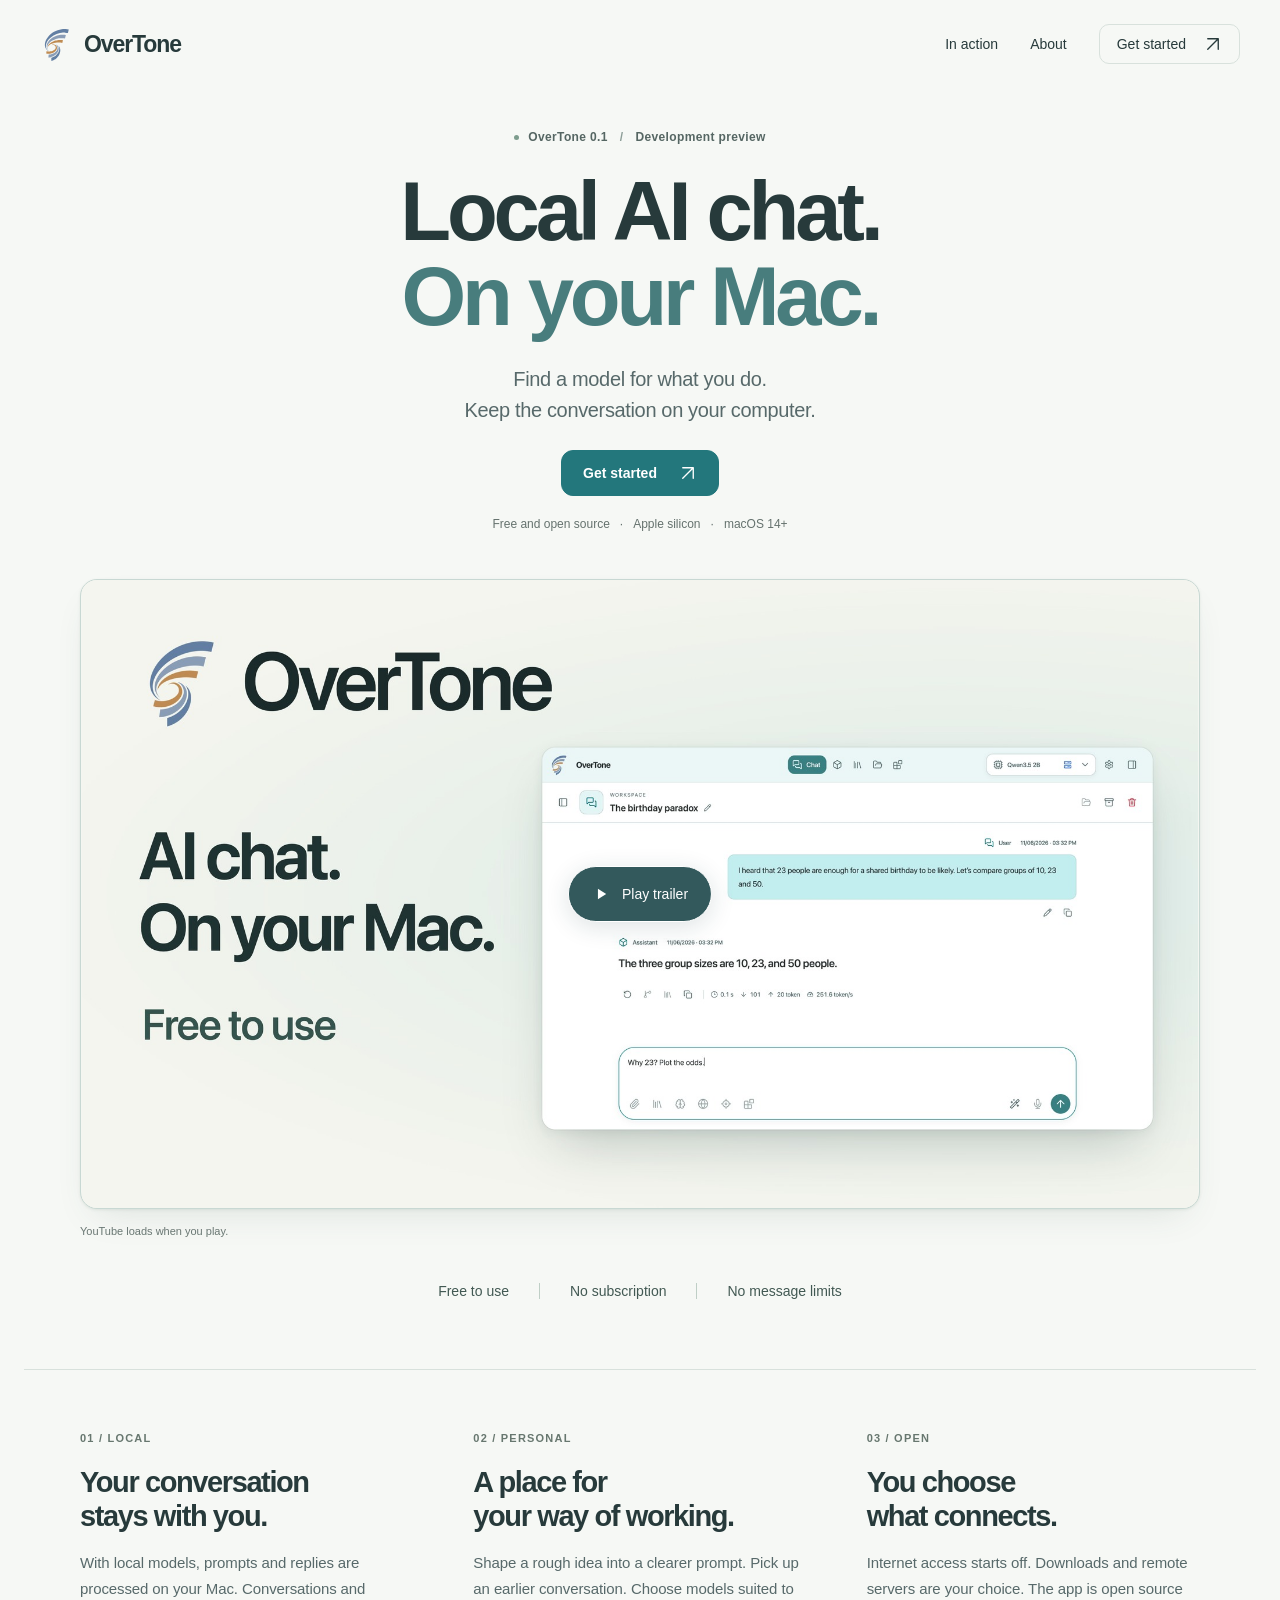
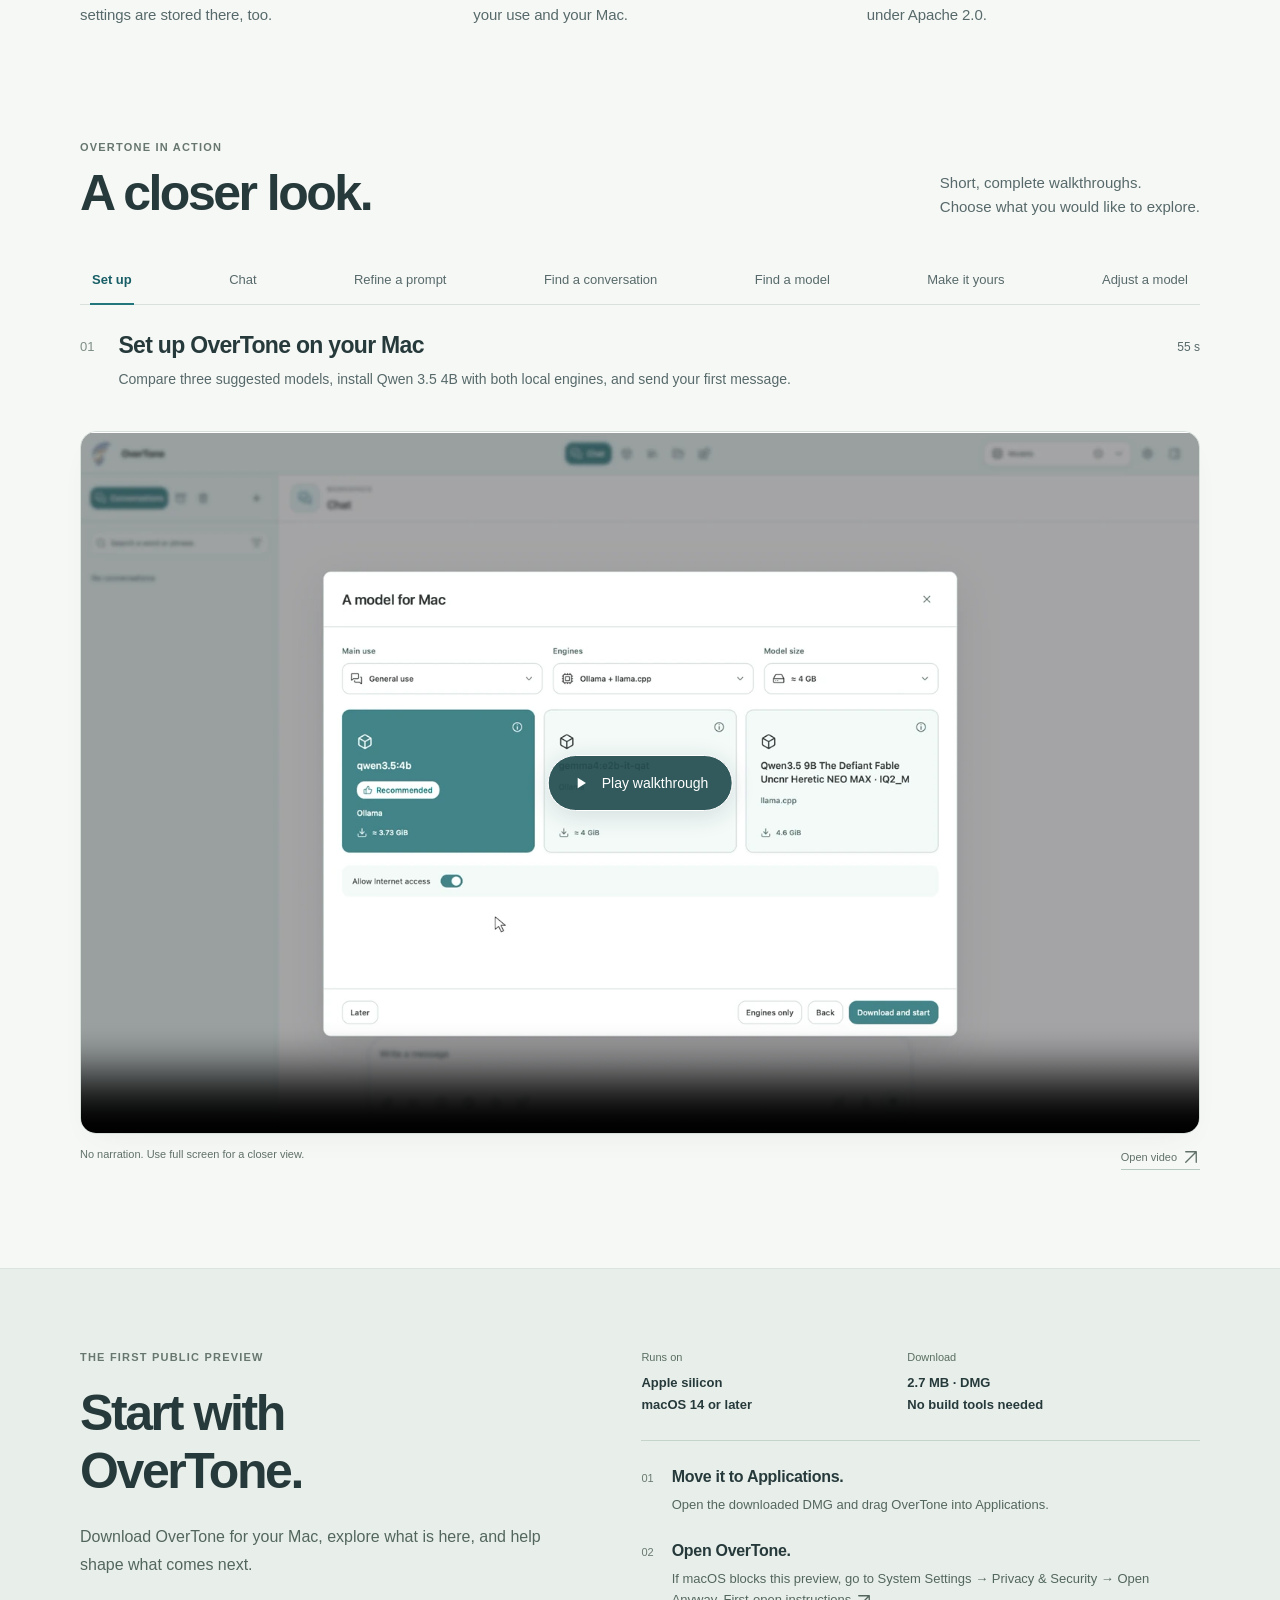
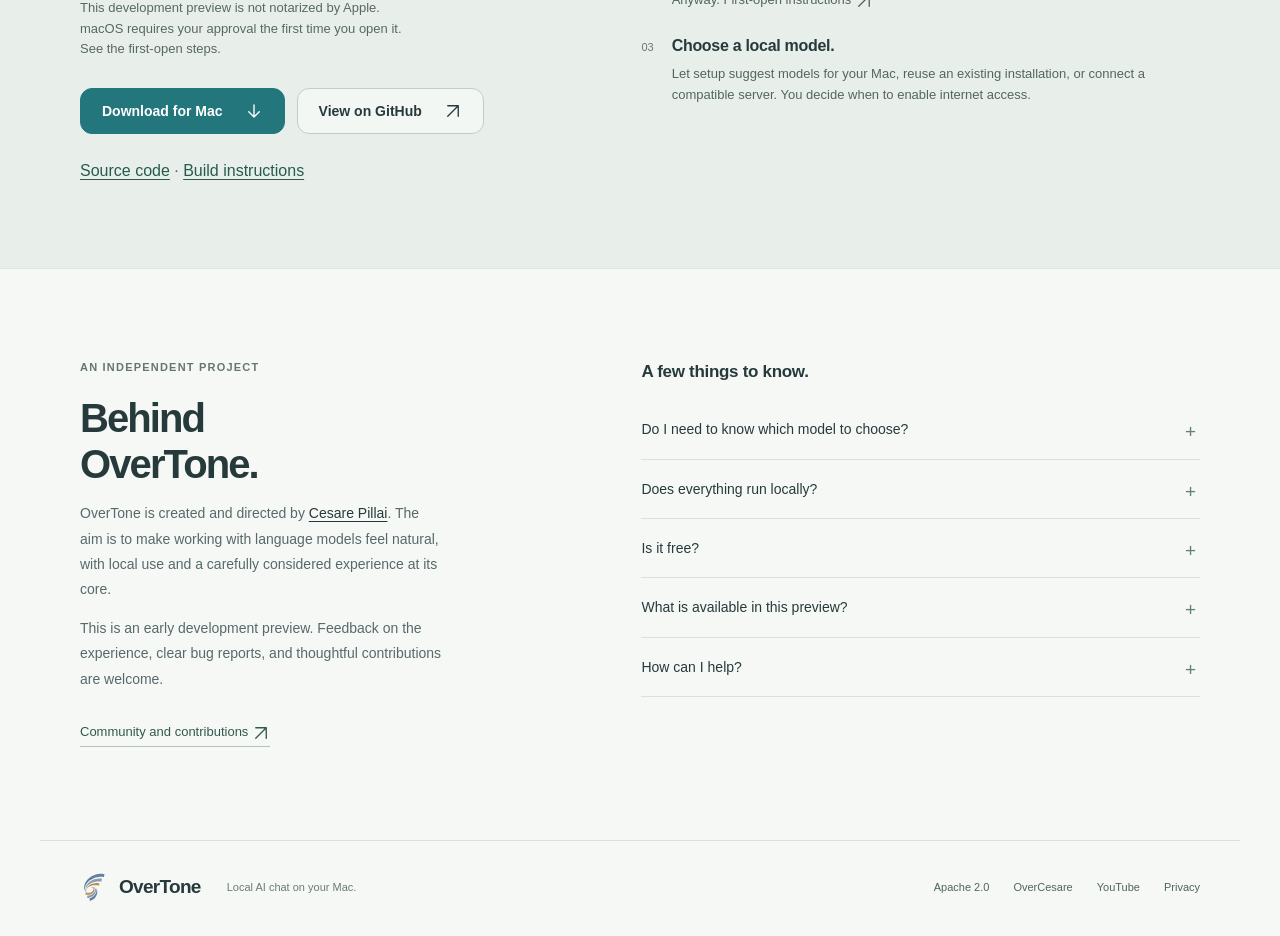
<file: index.html>
<!doctype html>
<html lang="en">
<head>
<meta charset="utf-8">
<meta name="viewport" content="width=device-width, initial-scale=1">
<meta name="google-site-verification" content="OYOZbvgeoT16l_BXClzUa8bJ2wYM3pcFLddfwd0fTs8" />
<meta name="theme-color" content="#f6f8f5">
<title>OverTone — Local AI chat on your Mac</title>
<meta name="description" content="A free, open-source app for local AI chat on your Mac. Find a model for what you do, refine your prompt, and keep your conversations on your computer.">
<meta property="og:type" content="website">
<meta property="og:title" content="OverTone — Local AI chat on your Mac">
<meta property="og:description" content="Your models. Your conversations. Your Mac. Explore the OverTone 0.1 development preview.">
<meta property="og:image" content="https://overcesare.github.io/OverTone/assets/images/social.jpg">
<meta property="og:url" content="https://overcesare.github.io/OverTone/">
<meta property="og:image:width" content="1280">
<meta property="og:image:height" content="640">
<link rel="canonical" href="https://overcesare.github.io/OverTone/">
<meta name="twitter:card" content="summary_large_image">
<link rel="icon" href="assets/mark.svg" type="image/svg+xml">
<link rel="stylesheet" href="styles.css?v=d8f606da2d49">
<script src="site-config.js?v=8b76199b1bf3" defer></script>
<script src="clips.js?v=3275ac6f044f" defer></script>
<script src="site.js?v=fd850d2e5f58" defer></script>
</head>
<body>
<a class="skip" href="#main">Skip to content</a>
<header class="site-header">
  <a class="brand" href="./" aria-label="OverTone home"><img src="assets/mark.svg" width="34" height="34" alt=""><span>OverTone</span></a>
  <nav aria-label="Main navigation">
    <a class="nav-tour" href="#in-action">In action</a>
    <a class="nav-about" href="#about">About</a>
    <a class="nav-start" href="#get-started">Get started <svg class="ui-icon" viewBox="0 0 24 24" aria-hidden="true" focusable="false"><path d="M5 19 19 5M5 5h14v14"/></svg></a>
  </nav>
</header>
<main id="main">
<section class="hero" aria-labelledby="hero-title">
  <div class="hero-copy">
    <p class="eyebrow"><span class="status-dot" aria-hidden="true"></span>OverTone 0.1 <span class="eyebrow-separator">/</span> Development preview</p>
    <h1 id="hero-title">Local AI chat.<br><span>On your Mac.</span></h1>
    <p class="hero-description">Find a model for what you do.<br>Keep the conversation on your computer.</p>
    <div class="hero-actions">
      <a class="button primary" href="#get-started">Get started <svg class="ui-icon" viewBox="0 0 24 24" aria-hidden="true" focusable="false"><path d="M5 19 19 5M5 5h14v14"/></svg></a>
    </div>
    <p class="compatibility">Free and open source <span aria-hidden="true">·</span> Apple silicon <span aria-hidden="true">·</span> macOS 14+</p>
  </div>
  <figure class="hero-figure" id="trailer">
    <div class="app-frame trailer-frame">
      <button class="trailer-cover" id="trailer-cover" type="button" data-video-id="piu7MGdL5Z4" aria-label="Play the OverTone trailer on this page" disabled>
        <img src="assets/images/trailer.jpg" width="1920" height="1080" fetchpriority="high" alt="OverTone — local AI chat on your Mac.">
        <span class="media-play"><svg class="ui-icon ui-icon-fill" viewBox="0 0 24 24" aria-hidden="true" focusable="false"><path d="m8 5 11 7-11 7Z"/></svg><span>Play trailer</span></span>
      </button>
    </div>
    <figcaption class="trailer-caption"><span>YouTube loads when you play.</span><noscript>JavaScript is off. <a href="https://www.youtube.com/watch?v=piu7MGdL5Z4" target="_blank" rel="noopener">Watch on YouTube</a>.</noscript></figcaption>
  </figure>
  <p class="freedom"><span>Free to use</span><span>No subscription</span><span>No message limits</span></p>
</section>

<section class="principles section-width" aria-label="Local by choice">
  <div><p class="section-label">01 / Local</p><h2>Your conversation<br>stays with you.</h2><p>With local models, prompts and replies are processed on your Mac. Conversations and settings are stored there, too.</p></div>
  <div><p class="section-label">02 / Personal</p><h2>A place for<br>your way of working.</h2><p>Shape a rough idea into a clearer prompt. Pick up an earlier conversation. Choose models suited to your use and your Mac.</p></div>
  <div><p class="section-label">03 / Open</p><h2>You choose<br>what connects.</h2><p>Internet access starts off. Downloads and remote servers are your choice. The app is open source under Apache 2.0.</p></div>
</section>

<section id="in-action" class="tour section-width" aria-labelledby="tour-heading">
  <div class="section-heading"><div><p class="section-label">OverTone in action</p><h2 id="tour-heading">A closer look.</h2></div><p>Short, complete walkthroughs.<br> Choose what you would like to explore.</p></div>
  <div class="tabs" role="tablist" aria-label="Product walkthroughs">
    <button role="tab" type="button" id="tab-01" aria-controls="clip-panel" aria-selected="true" data-clip="01">Set up</button>
    <button role="tab" type="button" id="tab-02" aria-controls="clip-panel" aria-selected="false" tabindex="-1" data-clip="02">Chat</button>
    <button role="tab" type="button" id="tab-03" aria-controls="clip-panel" aria-selected="false" tabindex="-1" data-clip="03">Refine a prompt</button>
    <button role="tab" type="button" id="tab-04" aria-controls="clip-panel" aria-selected="false" tabindex="-1" data-clip="04">Find a conversation</button>
    <button role="tab" type="button" id="tab-06" aria-controls="clip-panel" aria-selected="false" tabindex="-1" data-clip="06">Find a model</button>
    <button role="tab" type="button" id="tab-07" aria-controls="clip-panel" aria-selected="false" tabindex="-1" data-clip="07">Make it yours</button>
    <button role="tab" type="button" id="tab-05" aria-controls="clip-panel" aria-selected="false" tabindex="-1" data-clip="05">Adjust a model</button>
  </div>
  <div class="mobile-clip-selector"><label for="clip-select">Explore a walkthrough</label><div class="clip-select-control"><select id="clip-select">
    <option value="01">Set up OverTone</option><option value="02">Start a conversation</option><option value="03">Refine a prompt</option><option value="04">Find a conversation</option><option value="06">Find a model</option><option value="07">Make it yours</option><option value="05">Adjust a model</option>
  </select><svg class="ui-icon" viewBox="0 0 24 24" aria-hidden="true" focusable="false"><path d="m6 9 6 6 6-6"/></svg></div></div>
  <div id="clip-panel" class="clip-panel" role="tabpanel" aria-labelledby="tab-01" tabindex="0">
    <div class="clip-copy"><span class="clip-number" id="clip-number" aria-hidden="true">01</span><div><h3 id="clip-title">Set up OverTone on your Mac</h3><p id="clip-description">Compare three suggested models, install Qwen 3.5 4B with both local engines, and send your first message.</p></div><span class="clip-length" id="clip-duration">55 s</span></div>
    <div class="clip-stage">
      <video id="clip-video" controls playsinline preload="none" loading="lazy" poster="assets/images/clip-01.webp" width="3456" height="2168" aria-label="Set up OverTone on your Mac" aria-describedby="clip-description">
        <source src="assets/media/clip-01.mp4" type="video/mp4">
        Your browser does not support embedded video. <a href="assets/media/clip-01.mp4">Open this walkthrough</a>.
      </video>
      <button id="clip-play" class="media-play" type="button" aria-label="Play Set up OverTone on your Mac"><svg class="ui-icon ui-icon-fill" viewBox="0 0 24 24" aria-hidden="true" focusable="false"><path d="m8 5 11 7-11 7Z"/></svg><span>Play walkthrough</span></button>
    </div>
    <div class="clip-note"><span>No narration. Use full screen for a closer view.</span><a id="clip-file" href="assets/media/clip-01.mp4">Open video <svg class="ui-icon" viewBox="0 0 24 24" aria-hidden="true" focusable="false"><path d="M5 19 19 5M5 5h14v14"/></svg></a></div>
  </div>
  <noscript><p>All walkthroughs: <a href="assets/media/clip-02.mp4">Chat</a> · <a href="assets/media/clip-03.mp4">Refine a prompt</a> · <a href="assets/media/clip-04.mp4">Find a conversation</a> · <a href="assets/media/clip-06.mp4">Find a model</a> · <a href="assets/media/clip-07.mp4">Make it yours</a> · <a href="assets/media/clip-05.mp4">Adjust a model</a>.</p></noscript>
</section>

<section class="start-section" id="get-started" aria-labelledby="start-heading">
  <div class="section-width start-grid">
    <div class="start-intro"><p class="section-label">The first public preview</p><h2 id="start-heading">Start with<br>OverTone.</h2><p>Download OverTone for your Mac, explore what is here, and help shape what comes next.</p><p class="source-note">This development preview is not notarized by Apple. macOS requires your approval the first time you open it. <a href="getting-started.html#first-open">See the first-open steps.</a></p><div class="start-actions"><a class="button primary" href="assets/downloads/OverTone-0.1.0-macos-arm64-preview.dmg" download>Download for Mac <svg class="ui-icon" viewBox="0 0 24 24" aria-hidden="true" focusable="false"><path d="M12 4v16M5 13l7 7 7-7"/></svg></a><a class="button secondary repo-link" hidden href="#get-started">View on GitHub <svg class="ui-icon" viewBox="0 0 24 24" aria-hidden="true" focusable="false"><path d="M5 19 19 5M5 5h14v14"/></svg></a></div><p class="build-detail"><a href="assets/downloads/OverTone-source-preview.zip" download>Source code</a> · <a href="getting-started.html#build">Build instructions</a></p></div>
    <div class="start-instructions">
      <div class="requirements"><div><span>Runs on</span><strong>Apple silicon<br>macOS 14 or later</strong></div><div><span>Download</span><strong>2.7 MB · DMG<br>No build tools needed</strong></div></div>
      <ol class="steps">
        <li><span>01</span><div><h3>Move it to Applications.</h3><p>Open the downloaded DMG and drag OverTone into Applications.</p></div></li>
        <li><span>02</span><div><h3>Open OverTone.</h3><p>If macOS blocks this preview, go to System Settings → Privacy &amp; Security → Open Anyway. <a href="getting-started.html#first-open">First-open instructions <svg class="ui-icon" viewBox="0 0 24 24" aria-hidden="true" focusable="false"><path d="M5 19 19 5M5 5h14v14"/></svg></a></p></div></li>
        <li><span>03</span><div><h3>Choose a local model.</h3><p>Let setup suggest models for your Mac, reuse an existing installation, or connect a compatible server. You decide when to enable internet access.</p></div></li>
      </ol>
    </div>
  </div>
</section>

<section id="about" class="about section-width" aria-labelledby="about-heading">
  <div class="about-copy"><p class="section-label">An independent project</p><h2 id="about-heading">Behind<br>OverTone.</h2><p>OverTone is created and directed by <a href="https://github.com/OverCesare">Cesare Pillai</a>. The aim is to make working with language models feel natural, with local use and a carefully considered experience at its core.</p><p>This is an early development preview. Feedback on the experience, clear bug reports, and thoughtful contributions are welcome.</p><a class="subtle-link" href="community.html">Community and contributions <svg class="ui-icon" viewBox="0 0 24 24" aria-hidden="true" focusable="false"><path d="M5 19 19 5M5 5h14v14"/></svg></a></div>
  <div class="faq"><h3>A few things to know.</h3>
    <details><summary>Do I need to know which model to choose?</summary><p>No. OverTone gives you a starting selection of models suited to your Mac, then suggests models based on how you use OverTone.</p></details>
    <details><summary>Does everything run locally?</summary><p>When you use a local model, prompts and replies are processed on your Mac. Internet access is off by default. You decide whether to allow catalogue access, downloads, or a connection to a remote server. A remote server follows the policies of its provider.</p></details>
    <details><summary>Is it free?</summary><p>OverTone is free and open source under Apache 2.0, with no subscription or message quota. Model and engine licenses are separate. The models you can run depend on your Mac’s available memory and storage.</p></details>
    <details><summary>What is available in this preview?</summary><p>Local chat, prompt refinement, model discovery and downloads, model suggestions, conversation history, model parameters, and personalization. Documents, Projects, and Tools have prepared interfaces, but their workflows are not implemented yet. Windows and Linux are future targets.</p></details>
    <details><summary>How can I help?</summary><p>Share how the experience feels, report a reproducible bug, or discuss an idea. Please agree substantial changes with the maintainer before implementing them. Read the <a href="community.html">community guide</a> for the details.</p></details>
  </div>
</section>
</main>
<footer class="site-footer section-width"><a class="brand" href="./"><img src="assets/mark.svg" width="29" height="29" alt=""><span>OverTone</span></a><p>Local AI chat on your Mac.</p><nav aria-label="Footer"><a href="LICENSE.txt">Apache 2.0</a><a href="https://github.com/OverCesare">OverCesare</a><a href="https://www.youtube.com/@OverTone-App">YouTube</a><a href="privacy.html">Privacy</a></nav></footer>


</body>
</html>
</file>
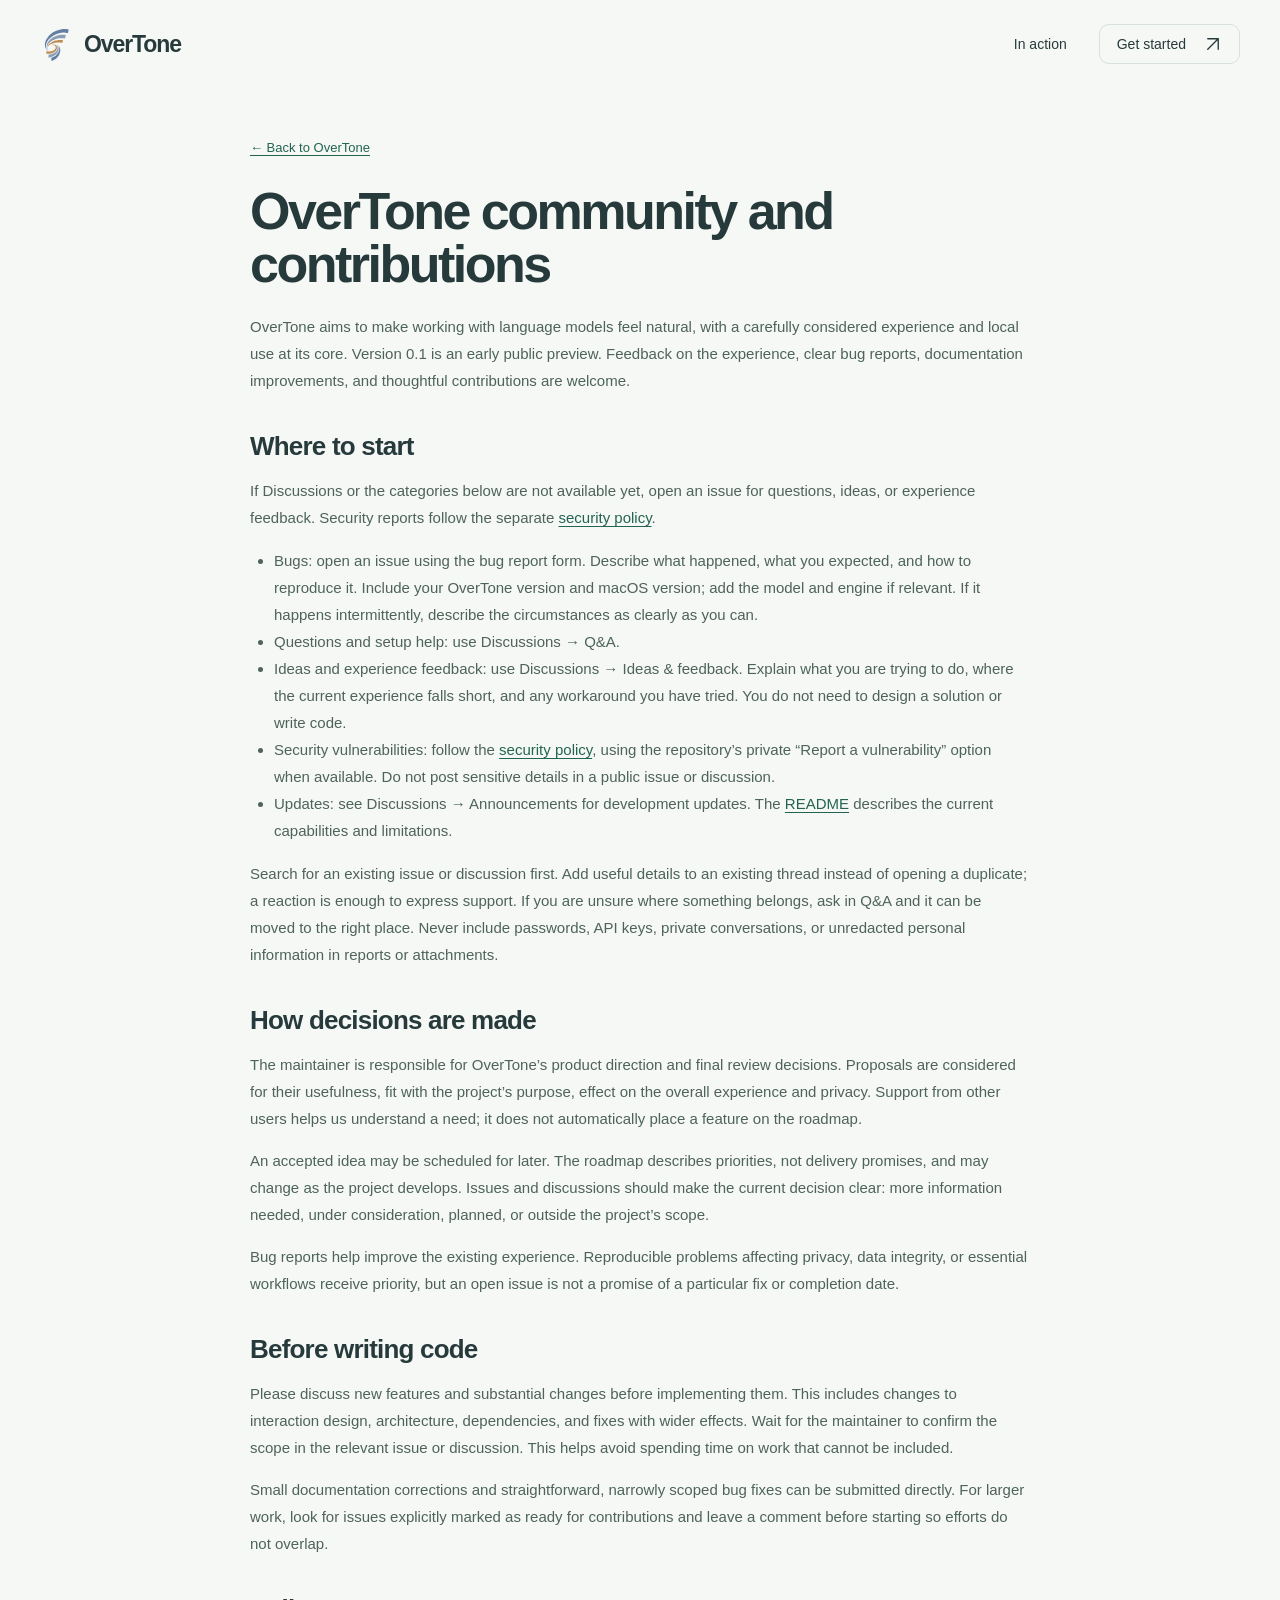
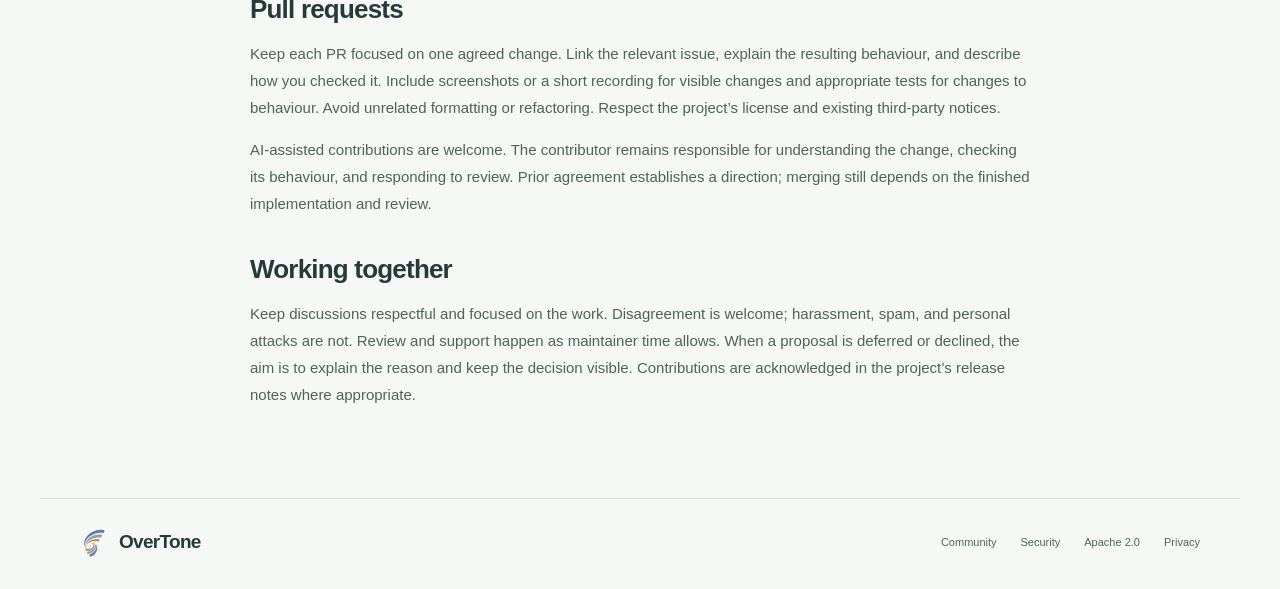
<file: community.html>
<!doctype html><html lang="en"><head><meta charset="utf-8"><meta name="viewport" content="width=device-width, initial-scale=1"><meta name="theme-color" content="#f6f8f5"><title>Community and contributions — OverTone</title><link rel="icon" href="assets/mark.svg" type="image/svg+xml"><link rel="stylesheet" href="styles.css?v=d8f606da2d49"></head><body><a class="skip" href="#main">Skip to content</a><header class="site-header"><a class="brand" href="./"><img src="assets/mark.svg" width="34" height="34" alt=""><span>OverTone</span></a><nav aria-label="Main navigation"><a class="nav-tour" href="./#in-action">In action</a><a class="nav-start" href="./#get-started">Get started <svg class="ui-icon" viewBox="0 0 24 24" aria-hidden="true" focusable="false"><path d="M5 19 19 5M5 5h14v14"/></svg></a></nav></header><main class="doc" id="main"><a class="back" href="./">← Back to OverTone</a><h1>OverTone community and contributions</h1>
<p>OverTone aims to make working with language models feel natural, with a carefully considered experience and local use at its core. Version 0.1 is an early public preview. Feedback on the experience, clear bug reports, documentation improvements, and thoughtful contributions are welcome.</p>
<h2>Where to start</h2>
<p>If Discussions or the categories below are not available yet, open an issue for questions, ideas, or experience feedback. Security reports follow the separate <a href="security.html">security policy</a>.</p>
<ul><li>Bugs: open an issue using the bug report form. Describe what happened, what you expected, and how to reproduce it. Include your OverTone version and macOS version; add the model and engine if relevant. If it happens intermittently, describe the circumstances as clearly as you can.</li><li>Questions and setup help: use Discussions → Q&amp;A.</li><li>Ideas and experience feedback: use Discussions → Ideas &amp; feedback. Explain what you are trying to do, where the current experience falls short, and any workaround you have tried. You do not need to design a solution or write code.</li><li>Security vulnerabilities: follow the <a href="security.html">security policy</a>, using the repository’s private “Report a vulnerability” option when available. Do not post sensitive details in a public issue or discussion.</li><li>Updates: see Discussions → Announcements for development updates. The <a href="getting-started.html">README</a> describes the current capabilities and limitations.</li></ul>
<p>Search for an existing issue or discussion first. Add useful details to an existing thread instead of opening a duplicate; a reaction is enough to express support. If you are unsure where something belongs, ask in Q&amp;A and it can be moved to the right place. Never include passwords, API keys, private conversations, or unredacted personal information in reports or attachments.</p>
<h2>How decisions are made</h2>
<p>The maintainer is responsible for OverTone’s product direction and final review decisions. Proposals are considered for their usefulness, fit with the project’s purpose, effect on the overall experience and privacy. Support from other users helps us understand a need; it does not automatically place a feature on the roadmap.</p>
<p>An accepted idea may be scheduled for later. The roadmap describes priorities, not delivery promises, and may change as the project develops. Issues and discussions should make the current decision clear: more information needed, under consideration, planned, or outside the project’s scope.</p>
<p>Bug reports help improve the existing experience. Reproducible problems affecting privacy, data integrity, or essential workflows receive priority, but an open issue is not a promise of a particular fix or completion date.</p>
<h2>Before writing code</h2>
<p>Please discuss new features and substantial changes before implementing them. This includes changes to interaction design, architecture, dependencies, and fixes with wider effects. Wait for the maintainer to confirm the scope in the relevant issue or discussion. This helps avoid spending time on work that cannot be included.</p>
<p>Small documentation corrections and straightforward, narrowly scoped bug fixes can be submitted directly. For larger work, look for issues explicitly marked as ready for contributions and leave a comment before starting so efforts do not overlap.</p>
<h2>Pull requests</h2>
<p>Keep each PR focused on one agreed change. Link the relevant issue, explain the resulting behaviour, and describe how you checked it. Include screenshots or a short recording for visible changes and appropriate tests for changes to behaviour. Avoid unrelated formatting or refactoring. Respect the project’s license and existing third-party notices.</p>
<p>AI-assisted contributions are welcome. The contributor remains responsible for understanding the change, checking its behaviour, and responding to review. Prior agreement establishes a direction; merging still depends on the finished implementation and review.</p>
<h2>Working together</h2>
<p>Keep discussions respectful and focused on the work. Disagreement is welcome; harassment, spam, and personal attacks are not. Review and support happen as maintainer time allows. When a proposal is deferred or declined, the aim is to explain the reason and keep the decision visible. Contributions are acknowledged in the project’s release notes where appropriate.</p></main><footer class="site-footer section-width"><a class="brand" href="./"><img src="assets/mark.svg" width="29" height="29" alt=""><span>OverTone</span></a><nav aria-label="Footer"><a href="community.html">Community</a><a href="security.html">Security</a><a href="LICENSE.txt">Apache 2.0</a><a href="privacy.html">Privacy</a></nav></footer></body></html>
</file>
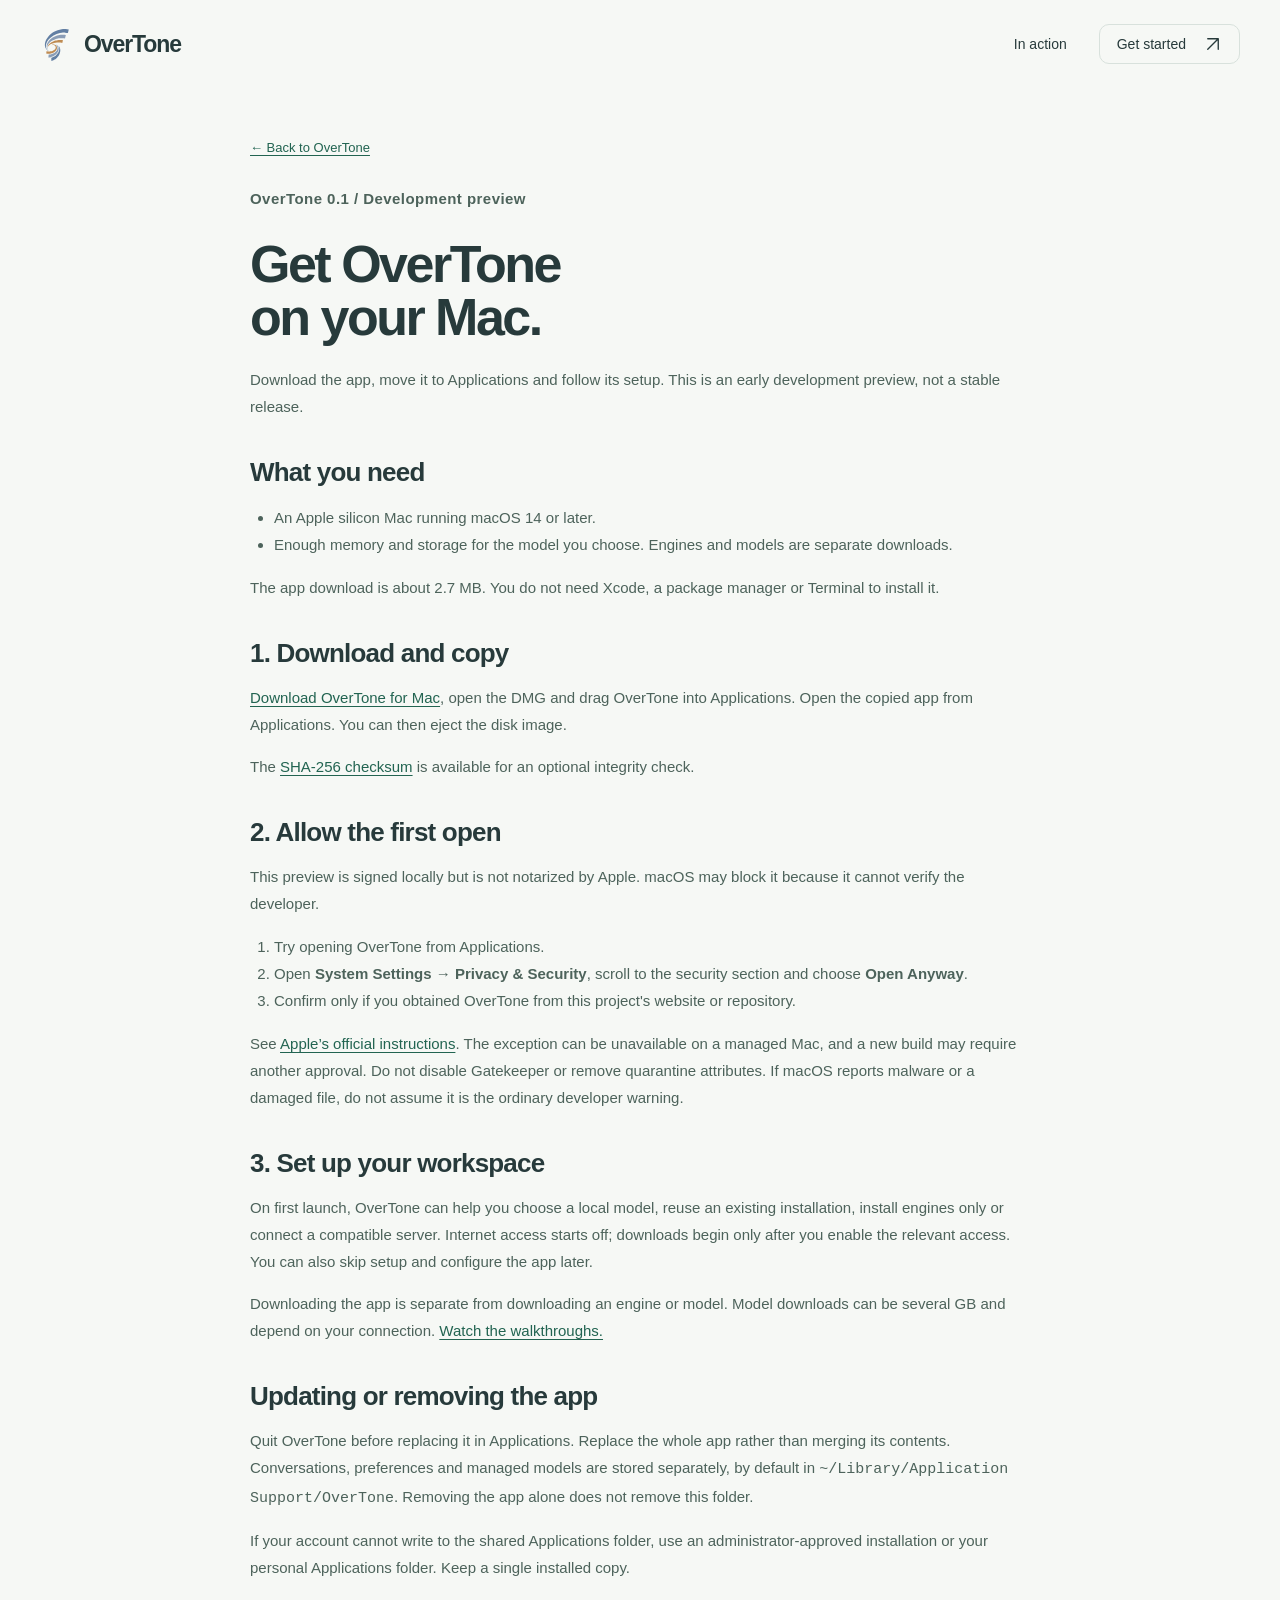
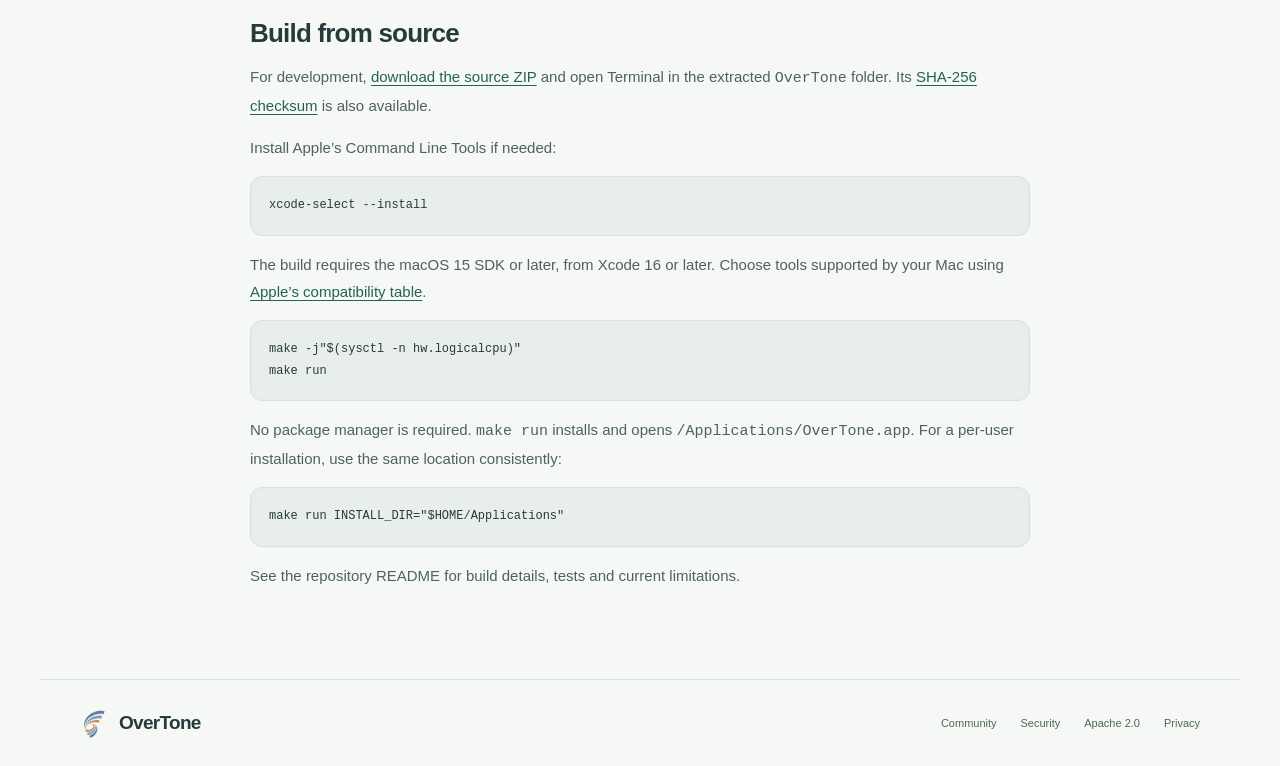
<file: getting-started.html>
<!doctype html><html lang="en"><head><meta charset="utf-8"><meta name="viewport" content="width=device-width, initial-scale=1"><meta name="theme-color" content="#f6f8f5"><title>Get started — OverTone</title><link rel="icon" href="assets/mark.svg" type="image/svg+xml"><link rel="stylesheet" href="styles.css?v=d8f606da2d49"></head><body><a class="skip" href="#main">Skip to content</a><header class="site-header"><a class="brand" href="./"><img src="assets/mark.svg" width="34" height="34" alt=""><span>OverTone</span></a><nav aria-label="Main navigation"><a class="nav-tour" href="./#in-action">In action</a><a class="nav-start" href="./#get-started">Get started <svg class="ui-icon" viewBox="0 0 24 24" aria-hidden="true" focusable="false"><path d="M5 19 19 5M5 5h14v14"/></svg></a></nav></header><main class="doc" id="main"><a class="back" href="./">← Back to OverTone</a>
<p class="eyebrow">OverTone 0.1 / Development preview</p><h1>Get OverTone<br>on your Mac.</h1>
<p>Download the app, move it to Applications and follow its setup. This is an early development preview, not a stable release.</p>
<h2>What you need</h2><ul><li>An Apple silicon Mac running macOS 14 or later.</li><li>Enough memory and storage for the model you choose. Engines and models are separate downloads.</li></ul>
<p>The app download is about 2.7 MB. You do not need Xcode, a package manager or Terminal to install it.</p>
<h2>1. Download and copy</h2><p><a href="assets/downloads/OverTone-0.1.0-macos-arm64-preview.dmg" download>Download OverTone for Mac</a>, open the DMG and drag OverTone into Applications. Open the copied app from Applications. You can then eject the disk image.</p>
<p>The <a href="assets/downloads/OverTone-0.1.0-macos-arm64-preview.dmg.sha256">SHA-256 checksum</a> is available for an optional integrity check.</p>
<h2 id="first-open">2. Allow the first open</h2><p>This preview is signed locally but is not notarized by Apple. macOS may block it because it cannot verify the developer.</p>
<ol><li>Try opening OverTone from Applications.</li><li>Open <strong>System Settings → Privacy &amp; Security</strong>, scroll to the security section and choose <strong>Open Anyway</strong>.</li><li>Confirm only if you obtained OverTone from this project's website or repository.</li></ol>
<p>See <a href="https://support.apple.com/en-us/102445">Apple’s official instructions</a>. The exception can be unavailable on a managed Mac, and a new build may require another approval. Do not disable Gatekeeper or remove quarantine attributes. If macOS reports malware or a damaged file, do not assume it is the ordinary developer warning.</p>
<h2>3. Set up your workspace</h2><p>On first launch, OverTone can help you choose a local model, reuse an existing installation, install engines only or connect a compatible server. Internet access starts off; downloads begin only after you enable the relevant access. You can also skip setup and configure the app later.</p>
<p>Downloading the app is separate from downloading an engine or model. Model downloads can be several GB and depend on your connection. <a class="nav-tour" href="./#in-action">Watch the walkthroughs.</a></p>
<h2>Updating or removing the app</h2><p>Quit OverTone before replacing it in Applications. Replace the whole app rather than merging its contents. Conversations, preferences and managed models are stored separately, by default in <code>~/Library/Application Support/OverTone</code>. Removing the app alone does not remove this folder.</p>
<p>If your account cannot write to the shared Applications folder, use an administrator-approved installation or your personal Applications folder. Keep a single installed copy.</p>
<h2 id="build">Build from source</h2><p>For development, <a href="assets/downloads/OverTone-source-preview.zip" download>download the source ZIP</a> and open Terminal in the extracted <code>OverTone</code> folder. Its <a href="assets/downloads/OverTone-source-preview.zip.sha256">SHA-256 checksum</a> is also available.</p>
<p>Install Apple’s Command Line Tools if needed:</p><pre><code>xcode-select --install</code></pre>
<p>The build requires the macOS 15 SDK or later, from Xcode 16 or later. Choose tools supported by your Mac using <a href="https://developer.apple.com/support/xcode/">Apple’s compatibility table</a>.</p>
<pre><code>make -j"$(sysctl -n hw.logicalcpu)"
make run</code></pre>
<p>No package manager is required. <code>make run</code> installs and opens <code>/Applications/OverTone.app</code>. For a per-user installation, use the same location consistently:</p>
<pre><code>make run INSTALL_DIR="$HOME/Applications"</code></pre>
<p>See the repository README for build details, tests and current limitations.</p>
</main><footer class="site-footer section-width"><a class="brand" href="./"><img src="assets/mark.svg" width="29" height="29" alt=""><span>OverTone</span></a><nav aria-label="Footer"><a href="community.html">Community</a><a href="security.html">Security</a><a href="LICENSE.txt">Apache 2.0</a><a href="privacy.html">Privacy</a></nav></footer></body></html>
</file>
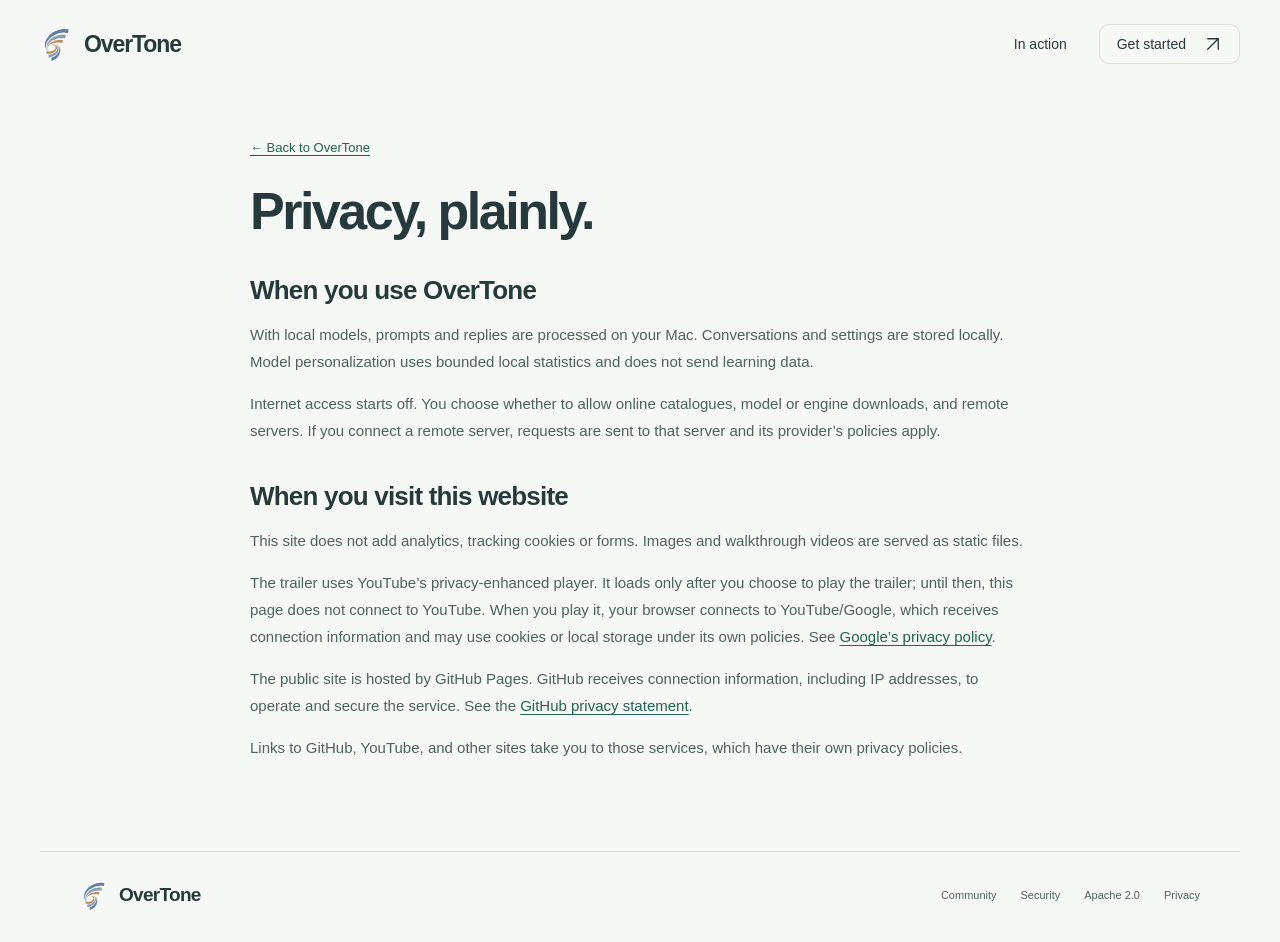
<file: privacy.html>
<!doctype html><html lang="en"><head><meta charset="utf-8"><meta name="viewport" content="width=device-width, initial-scale=1"><meta name="theme-color" content="#f6f8f5"><title>Privacy — OverTone</title><link rel="icon" href="assets/mark.svg" type="image/svg+xml"><link rel="stylesheet" href="styles.css?v=d8f606da2d49"></head><body><a class="skip" href="#main">Skip to content</a><header class="site-header"><a class="brand" href="./"><img src="assets/mark.svg" width="34" height="34" alt=""><span>OverTone</span></a><nav aria-label="Main navigation"><a class="nav-tour" href="./#in-action">In action</a><a class="nav-start" href="./#get-started">Get started <svg class="ui-icon" viewBox="0 0 24 24" aria-hidden="true" focusable="false"><path d="M5 19 19 5M5 5h14v14"/></svg></a></nav></header><main class="doc" id="main"><a class="back" href="./">← Back to OverTone</a><h1>Privacy, plainly.</h1><h2>When you use OverTone</h2><p>With local models, prompts and replies are processed on your Mac. Conversations and settings are stored locally. Model personalization uses bounded local statistics and does not send learning data.</p><p>Internet access starts off. You choose whether to allow online catalogues, model or engine downloads, and remote servers. If you connect a remote server, requests are sent to that server and its provider’s policies apply.</p><h2>When you visit this website</h2><p>This site does not add analytics, tracking cookies or forms. Images and walkthrough videos are served as static files.</p><p>The trailer uses YouTube’s privacy-enhanced player. It loads only after you choose to play the trailer; until then, this page does not connect to YouTube. When you play it, your browser connects to YouTube/Google, which receives connection information and may use cookies or local storage under its own policies. See <a href="https://policies.google.com/privacy">Google’s privacy policy</a>.</p><p>The public site is hosted by GitHub Pages. GitHub receives connection information, including IP addresses, to operate and secure the service. See the <a href="https://docs.github.com/en/site-policy/privacy-policies/github-general-privacy-statement">GitHub privacy statement</a>.</p><p>Links to GitHub, YouTube, and other sites take you to those services, which have their own privacy policies.</p></main><footer class="site-footer section-width"><a class="brand" href="./"><img src="assets/mark.svg" width="29" height="29" alt=""><span>OverTone</span></a><nav aria-label="Footer"><a href="community.html">Community</a><a href="security.html">Security</a><a href="LICENSE.txt">Apache 2.0</a><a href="privacy.html">Privacy</a></nav></footer></body></html>
</file>
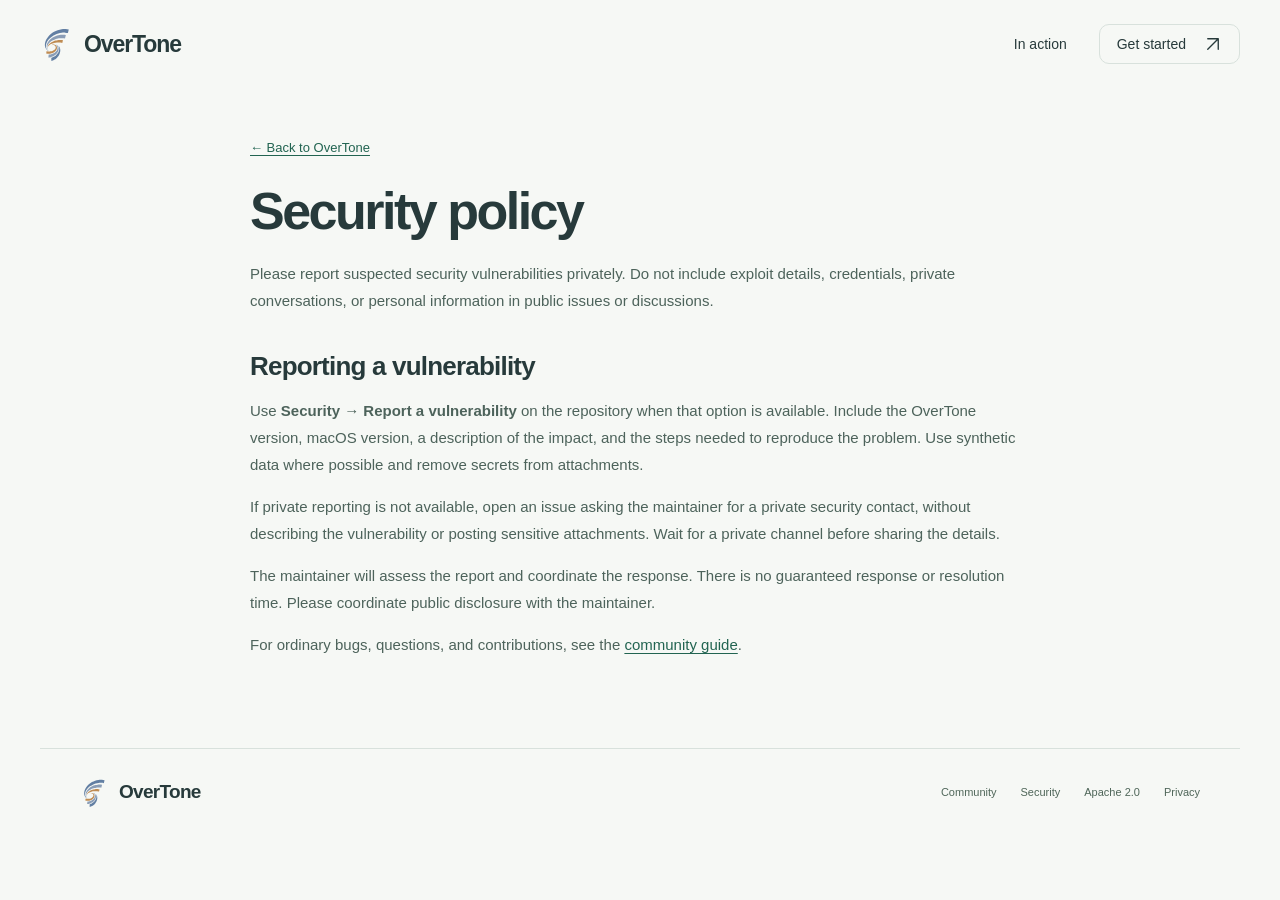
<file: security.html>
<!doctype html><html lang="en"><head><meta charset="utf-8"><meta name="viewport" content="width=device-width, initial-scale=1"><meta name="theme-color" content="#f6f8f5"><title>Security policy — OverTone</title><link rel="icon" href="assets/mark.svg" type="image/svg+xml"><link rel="stylesheet" href="styles.css?v=d8f606da2d49"></head><body><a class="skip" href="#main">Skip to content</a><header class="site-header"><a class="brand" href="./"><img src="assets/mark.svg" width="34" height="34" alt=""><span>OverTone</span></a><nav aria-label="Main navigation"><a class="nav-tour" href="./#in-action">In action</a><a class="nav-start" href="./#get-started">Get started <svg class="ui-icon" viewBox="0 0 24 24" aria-hidden="true" focusable="false"><path d="M5 19 19 5M5 5h14v14"/></svg></a></nav></header><main class="doc" id="main"><a class="back" href="./">← Back to OverTone</a><h1>Security policy</h1>
<p>Please report suspected security vulnerabilities privately. Do not include exploit details, credentials, private conversations, or personal information in public issues or discussions.</p>
<h2>Reporting a vulnerability</h2>
<p>Use <strong>Security → Report a vulnerability</strong> on the repository when that option is available. Include the OverTone version, macOS version, a description of the impact, and the steps needed to reproduce the problem. Use synthetic data where possible and remove secrets from attachments.</p>
<p>If private reporting is not available, open an issue asking the maintainer for a private security contact, without describing the vulnerability or posting sensitive attachments. Wait for a private channel before sharing the details.</p>
<p>The maintainer will assess the report and coordinate the response. There is no guaranteed response or resolution time. Please coordinate public disclosure with the maintainer.</p>
<p>For ordinary bugs, questions, and contributions, see the <a href="community.html">community guide</a>.</p></main><footer class="site-footer section-width"><a class="brand" href="./"><img src="assets/mark.svg" width="29" height="29" alt=""><span>OverTone</span></a><nav aria-label="Footer"><a href="community.html">Community</a><a href="security.html">Security</a><a href="LICENSE.txt">Apache 2.0</a><a href="privacy.html">Privacy</a></nav></footer></body></html>
</file>
<file: styles.css>
@charset "UTF-8";
:root{font-family:-apple-system,BlinkMacSystemFont,"Segoe UI",sans-serif;color:#273a3b;background:#f6f8f5;--ink:#273a3b;--muted:#57696a;--accent:#23777c;--line:#d8e1dc;--ease:cubic-bezier(.42,0,.58,1);color-scheme:light}
*{box-sizing:border-box}html{scroll-behavior:smooth;scroll-padding-top:96px}body{margin:0}a{color:inherit;text-decoration:none}button,select{font:inherit}button,a,select,summary{-webkit-tap-highlight-color:transparent}button{cursor:pointer}button:disabled{cursor:default}a:hover{text-decoration:none}button:focus-visible,a:focus-visible,summary:focus-visible,select:focus-visible,[tabindex]:focus-visible{outline:3px solid #327f88;outline-offset:5px}button,a,summary{touch-action:manipulation}[hidden]{display:none!important}img{max-width:100%;display:block}.sr-only{position:absolute;width:1px;height:1px;padding:0;overflow:hidden;clip:rect(0,0,0,0);white-space:nowrap;border:0}.skip{position:fixed;z-index:20;top:8px;left:8px;padding:12px 18px;background:white;border-radius:10px;transform:translateY(-150%)}.skip:focus{transform:none}.section-width{max-width:1200px;margin:0 auto;padding:0 40px}
.site-header{max-width:1280px;padding:24px 40px;margin:auto;display:flex;align-items:center;justify-content:space-between;gap:24px}.brand{display:inline-flex;gap:10px;align-items:center;font-size:23px;font-weight:640;letter-spacing:-1.1px}.brand img{width:34px;height:34px}.site-header nav{display:flex;gap:32px;align-items:center;font-size:14px;font-weight:510}.site-header nav>a:not(.nav-start){padding:12px 0}.site-header nav>a:hover{color:var(--accent)}.nav-start{border:1px solid var(--line);padding:10px 17px;border-radius:10px;display:flex;align-items:center;gap:18px;transition:background .16s}.nav-start:hover{background:#e8efea}
.hero{text-align:center;padding-top:42px;overflow:hidden}.hero-copy{padding:0 24px}.eyebrow{font-size:12px;font-weight:550;letter-spacing:.03em;display:flex;justify-content:center;gap:9px;align-items:center;margin:0 0 26px;color:#556663}.status-dot{width:5px;height:5px;background:#7d9c8d;border-radius:50%}.eyebrow-separator{color:#8d9e98;margin:0 3px}h1{font-size:clamp(54px,6.5vw,88px);letter-spacing:-.05em;line-height:1.02;font-weight:590;margin:0}h1 span{color:#487d7d}.hero-description{font-size:20px;line-height:1.55;letter-spacing:-.35px;color:var(--muted);margin:24px 0}.hero-actions{display:flex;align-items:center;justify-content:center;gap:22px}.button{border:1px solid transparent;min-height:46px;padding:12px 21px;border-radius:12px;display:inline-flex;align-items:center;justify-content:center;gap:22px;font-size:14px;font-weight:550;transition:background .16s,color .16s,box-shadow .16s}.primary{background:var(--accent);color:white;border-color:var(--accent)}.primary:hover{background:#1b666b;box-shadow:0 3px 10px #194e5b12}.primary:active{background:#185a60}.secondary{border-color:#becfca;background:#ffffff80}.secondary:hover{background:#fff}.ui-icon{display:inline-block;width:18px;height:18px;flex:0 0 auto;vertical-align:middle;fill:none;stroke:currentColor;stroke-width:1.8;stroke-linecap:round;stroke-linejoin:round;pointer-events:none}.ui-icon-fill{fill:currentColor;stroke:none}.compatibility{font-size:12px;color:#65726e;margin:21px 0 0;display:flex;align-items:center;justify-content:center;gap:10px}.hero-figure{max-width:1200px;padding:0 40px;margin:48px auto 0}.app-frame{border:1px solid #c8d8d3;border-radius:17px;overflow:hidden;background:#fff;box-shadow:0 16px 38px -16px #38564a26,0 1px 3px #3e62521a}.app-frame img{width:100%;height:auto}.hero-figure figcaption{font-size:10px;color:#6b7874;margin-top:14px}.freedom{font-size:14px;color:#425953;display:flex;justify-content:center;gap:0;margin:44px 24px 0;padding-bottom:70px;border-bottom:1px solid var(--line)}.freedom span{padding:0 30px}.freedom span+span{border-left:1px solid #bfcfc6}
.principles{display:grid;grid-template-columns:repeat(3,1fr);gap:60px;padding-top:62px;padding-bottom:102px}.section-label{font-size:11px;font-weight:550;text-transform:uppercase;letter-spacing:.11em;color:#67776f;margin:0 0 22px}h2{font-weight:560;letter-spacing:-1.4px;line-height:1.15;margin:0}.principles h2{font-size:29px}.principles p:not(.section-label){font-size:15px;line-height:1.75;letter-spacing:-.1px;color:var(--muted);margin:17px 0 0}.section-heading{display:flex;align-items:flex-end;justify-content:space-between;gap:24px}.section-heading .section-label{margin-bottom:12px}.section-heading h2{font-size:50px;letter-spacing:-2.5px}.section-heading>p{color:var(--muted);font-size:15px;line-height:1.65;margin:0 0 2px}.tour{padding-top:10px;padding-bottom:98px}.tabs{display:flex;border-bottom:1px solid var(--line);margin-top:35px;gap:6px;justify-content:space-between}.tabs button{position:relative;border:0;border-radius:8px 8px 0 0;background:transparent;padding:15px 12px 17px;color:var(--muted);font-size:13px;white-space:nowrap;transition:background .16s,color .16s}.tabs button:hover{background:#eaf0eb;color:var(--ink)}.tabs button[aria-selected=true]{color:#185e66;font-weight:600}.tabs button[aria-selected=true]:after{content:"";position:absolute;height:2px;bottom:-1px;left:10px;right:10px;background:var(--accent)}.mobile-clip-selector{display:none}.clip-copy{display:flex;align-items:flex-start;gap:24px;min-height:126px;padding:27px 0 23px}.clip-number{font-size:13px;color:#7d8e84;padding-top:7px;font-variant-numeric:tabular-nums}.clip-copy h3{font-size:23px;font-weight:550;letter-spacing:-.7px;margin:0 0 9px}.clip-copy p{font-size:14px;color:var(--muted);max-width:720px;line-height:1.6;margin:0}.clip-length{margin-left:auto;white-space:nowrap;padding-top:8px;font-size:12px;color:var(--muted)}.clip-stage{position:relative;border:1px solid #d6dfd9;border-radius:16px;overflow:hidden;background:white;box-shadow:0 12px 30px -16px #38564a1a}.clip-stage video{display:block;width:100%;height:auto;aspect-ratio:3456/2168;background:white}.media-play{position:absolute;left:50%;top:50%;transform:translate(-50%,-50%);display:flex;align-items:center;gap:12px;padding:17px 23px;min-height:56px;border:1px solid #fff;background:#244d50ed;color:#fff;border-radius:30px;box-shadow:0 5px 24px #18393e24;font-size:14px;font-weight:500;white-space:nowrap;transition:background .16s}.media-play:hover{background:#193d40}.clip-note{display:flex;justify-content:space-between;gap:16px;font-size:11px;color:#61716a;padding-top:14px}.clip-note a{display:inline-flex;align-items:center;gap:5px;flex-shrink:0;white-space:nowrap;border-bottom:1px solid #b5c9bf;padding-bottom:3px}.start-section{background:#e8efea;border-block:1px solid #dbe5dd;padding:82px 0 84px}.start-grid{display:grid;grid-template-columns:.95fr 1.15fr;gap:100px}.start-intro h2{font-size:50px;letter-spacing:-2.4px}.start-intro>p:not(.section-label){font-size:16px;line-height:1.7;color:#53665d;margin:23px 0 0}.start-intro>p.source-note{font-size:13px;line-height:1.6;max-width:340px;margin-top:20px;color:#58695f}.start-actions{display:flex;align-items:center;gap:12px;flex-wrap:wrap;margin-top:28px}.subtle-link{font-size:13px;display:inline-block;color:#31594f;border-bottom:1px solid #b2c4b9;padding-bottom:4px;margin-top:18px}.subtle-link:hover{color:#173c32}.requirements{display:grid;grid-template-columns:1fr 1.2fr;gap:22px;border-bottom:1px solid #c5d4ca;padding:0 0 25px;margin-bottom:27px}.requirements span{display:block;font-size:11px;color:#5a6e62;margin-bottom:9px}.requirements strong{font-size:13px;font-weight:550;line-height:1.65}.steps{list-style:none;margin:0;padding:0;display:grid;gap:26px}.steps>li{display:flex;gap:18px}.steps>li>span{font-size:11px;color:#6a7a70;padding-top:4px;font-variant-numeric:tabular-nums}.steps h3{font-size:16px;font-weight:550;margin:0 0 8px;letter-spacing:-.3px}.steps p{font-size:13px;color:#53665d;line-height:1.65;margin:0}.steps li>div{min-width:0;flex:1}.steps code{font-size:11px}.code-block{position:relative;background:#f8faf7;border:1px solid #cedbd2;border-radius:10px;padding:18px 57px 18px 15px;margin:12px 0}.code-block pre{margin:0;line-height:1.7;overflow:auto;white-space:pre-wrap;word-break:break-word}.code-block code{font-size:12px;font-family:ui-monospace,SFMono-Regular,Menlo,monospace}.code-block button{position:absolute;right:10px;top:12px;font-size:10px;color:#405c50;border:1px solid #d4ded5;background:#fff;padding:6px 8px;border-radius:6px}.build-detail a{color:#265b4e;text-decoration:underline;text-underline-offset:3px}
.about{padding-top:92px;padding-bottom:93px;display:grid;grid-template-columns:.95fr 1.15fr;gap:100px}.about-copy h2{font-size:40px;letter-spacing:-1.9px}.about-copy>p:not(.section-label){font-size:14px;line-height:1.8;color:var(--muted);max-width:365px}.about-copy>p a{color:var(--ink);text-decoration:underline;text-underline-offset:3px}.faq h3{font-size:17px;font-weight:550;margin:1px 0 18px;letter-spacing:-.3px}.faq details{border-bottom:1px solid var(--line)}.faq summary{position:relative;list-style:none;font-size:14px;font-weight:500;cursor:pointer;padding:19px 30px 19px 0;line-height:1.45}.faq summary::-webkit-details-marker{display:none}.faq summary:after{content:"+";position:absolute;right:4px;top:18px;color:#648074;font-size:19px;font-weight:400}.faq details[open] summary:after{content:"−"}.faq details p{font-size:13px;line-height:1.75;color:var(--muted);margin:0 0 19px}.faq details a{text-decoration:underline;text-underline-offset:3px}
.site-footer{border-top:1px solid var(--line);display:flex;align-items:center;gap:26px;padding-top:29px;padding-bottom:32px}.site-footer .brand{font-size:19px;letter-spacing:-.7px}.site-footer .brand img{width:29px;height:29px}.site-footer p{font-size:11px;color:#6d7c72}.site-footer nav{display:flex;gap:24px;margin-left:auto;font-size:11px;color:#4f6659}.site-footer nav a:hover{color:var(--accent)}
.doc{max-width:840px;margin:50px auto 90px;padding:0 30px}.doc h1{font-size:52px;letter-spacing:-2.5px;margin-bottom:22px}.doc h2{font-size:26px;margin-top:38px;margin-bottom:14px;letter-spacing:-.8px}.doc h3{font-size:17px;margin-top:26px}.doc p,.doc li{font-size:15px;line-height:1.8;color:#4d635b}.doc ul,.doc ol{padding-left:24px}.doc a:not(.button){text-decoration:underline;text-underline-offset:3px;color:#226451}.doc pre{overflow:auto;background:#e8efea;border:1px solid var(--line);border-radius:12px;padding:18px;font-size:12px;line-height:1.8}.doc code{font-family:ui-monospace,SFMono-Regular,Menlo,monospace}.doc .eyebrow{justify-content:flex-start}.doc .back{display:inline-block;margin-bottom:30px;font-size:13px}
.trailer-frame{position:relative;width:100%;aspect-ratio:16/9;min-height:202px;background:#f4f6f1}.trailer-cover{position:absolute;inset:0;display:block;width:100%;height:100%;border:0;padding:0;background:transparent;color:inherit;appearance:none}.trailer-cover img{width:100%;height:100%;object-fit:contain}.trailer-cover .media-play{pointer-events:none}.trailer-cover:hover .media-play{background:#193d40}.trailer-cover:focus-visible{outline-offset:-6px;border-radius:inherit}.trailer-frame iframe{position:absolute;inset:0;width:100%;height:100%;border:0}.hero-figure .trailer-caption{display:flex;align-items:center;justify-content:space-between;gap:12px;flex-wrap:wrap;font-size:11px;line-height:1.5}.trailer-caption a{display:inline-flex;align-items:center;gap:5px;white-space:nowrap;text-decoration:underline;text-underline-offset:3px}
@media(max-width:1050px){.tabs{gap:0}.tabs button{font-size:12px;padding-left:7px;padding-right:7px}.start-grid,.about{gap:55px}.principles{gap:35px}.site-footer{gap:18px}.site-footer nav{gap:15px}}
@media(max-width:760px){.ui-icon{width:18px;height:18px}.clip-note .ui-icon{width:14px;height:14px}.site-header .brand,.nav-start{min-height:44px}.section-width{padding-left:24px;padding-right:24px}.site-header{padding:19px 24px}.site-header nav{gap:20px}.site-header .brand{font-size:21px}.nav-about{display:none}.hero{padding-top:35px}h1{font-size:62px}.hero-description{font-size:18px}.hero-figure{padding:0 24px;margin-top:38px}.principles{gap:24px;padding-top:43px;padding-bottom:68px}.principles h2{font-size:24px}.principles p:not(.section-label){font-size:13px}.section-label{font-size:10px}.section-heading h2{font-size:41px}.section-heading>p{font-size:13px}.tabs{display:none}.mobile-clip-selector{display:flex;align-items:center;justify-content:space-between;gap:12px;margin-top:27px;padding:16px 0;border-block:1px solid var(--line)}.mobile-clip-selector label{flex:1;min-width:0;font-size:12px;line-height:1.4;color:var(--muted)}.clip-select-control{--select-size:44px;--select-icon:20px;position:relative;max-width:65%;min-width:0}.mobile-clip-selector select{display:block;appearance:none;-webkit-appearance:none;width:100%;height:var(--select-size);padding:0 44px 0 12px;border:1px solid #c3d3c9;border-radius:10px;background:#fff;color:#344e42;font-size:14px;line-height:1.4;cursor:pointer}.clip-select-control>.ui-icon{position:absolute;width:var(--select-icon);height:var(--select-icon);top:calc((var(--select-size) - var(--select-icon))/2);right:calc((var(--select-size) - var(--select-icon))/2);color:#344e42}.clip-copy{min-height:136px;gap:16px}.clip-copy h3{font-size:21px}.clip-copy p{font-size:13px}.start-grid,.about{grid-template-columns:1fr;gap:40px}.start-intro>p:not(.section-label){max-width:480px}.start-intro>p.source-note{max-width:440px}.start-section{padding:55px 0}.start-intro h2{font-size:45px}.about{padding-top:58px;padding-bottom:60px;gap:38px}.about-copy>p:not(.section-label){max-width:none}.site-footer{flex-wrap:wrap;gap:10px 22px}.site-footer nav{width:100%;margin:12px 0 0;justify-content:space-between}.tour{padding-bottom:60px}}
@media(max-width:480px){.site-header{padding:17px 20px;gap:12px}.brand{gap:7px}.site-header .brand img,.site-footer .brand img{width:34px;height:34px}.site-header nav{gap:12px}.site-header nav .nav-tour{display:none}.nav-start{font-size:12px;padding:9px 12px;gap:11px}.hero{padding-top:30px}.hero-copy{padding:0 16px}.eyebrow{font-size:10px;gap:6px;margin-bottom:23px}h1{font-size:52px}.hero-description{font-size:16px;line-height:1.6;margin:20px 0}.hero-actions{gap:14px}.button{font-size:12px;padding:11px 16px;gap:15px;min-height:44px}.compatibility{font-size:10px;gap:7px;margin-top:19px}.hero-figure{padding:0 16px;margin-top:31px}.app-frame{border-radius:10px}.hero-figure figcaption{font-size:8px;margin-top:10px}.freedom{font-size:10px;margin-top:30px;margin-inline:20px;padding-bottom:35px}.freedom span{padding:0 14px}.section-width{padding-left:22px;padding-right:22px}.principles{grid-template-columns:1fr;gap:26px;padding-top:35px;padding-bottom:52px}.principles>div{display:grid;grid-template-columns:1fr 1.2fr;gap:5px 20px}.principles .section-label{grid-column:1/-1;margin-bottom:8px;font-size:9px}.principles h2{font-size:22px;letter-spacing:-.8px}.principles p:not(.section-label){margin:0;font-size:12px;line-height:1.65}.section-heading{display:block}.section-heading>p{margin-top:14px}.section-heading>p br{display:none}.section-heading h2{font-size:39px}.clip-copy{padding-top:22px;min-height:145px;gap:12px}.clip-number{display:none}.clip-copy h3{font-size:20px}.clip-copy p{font-size:12px}.clip-length{font-size:10px;padding-top:6px}.clip-note{font-size:9px;gap:12px;line-height:1.5}.clip-stage{border-radius:10px}.media-play{padding:13px 17px;font-size:12px;min-height:44px}.requirements strong{font-size:11px}.requirements{gap:15px}.start-intro h2{font-size:43px}.start-intro>p:not(.section-label){font-size:15px}.start-intro>p.source-note{font-size:12px}.steps h3{font-size:15px}.steps p{font-size:12px}.code-block code{font-size:11px}.start-instructions .code-block{padding-left:12px}.about-copy h2{font-size:37px}.site-footer p{font-size:9px}.site-footer nav{font-size:10px;gap:12px}.doc{margin-top:35px;padding:0 22px}.doc h1{font-size:39px;letter-spacing:-1.8px}.doc p,.doc li{font-size:14px}}
@media(max-width:360px){.mobile-clip-selector{flex-direction:column;align-items:stretch;gap:10px}.clip-select-control{max-width:none;width:100%}}
@media(prefers-reduced-motion:reduce){html{scroll-behavior:auto}*,*:before,*:after{animation:none!important;transition:none!important}}
</file>
